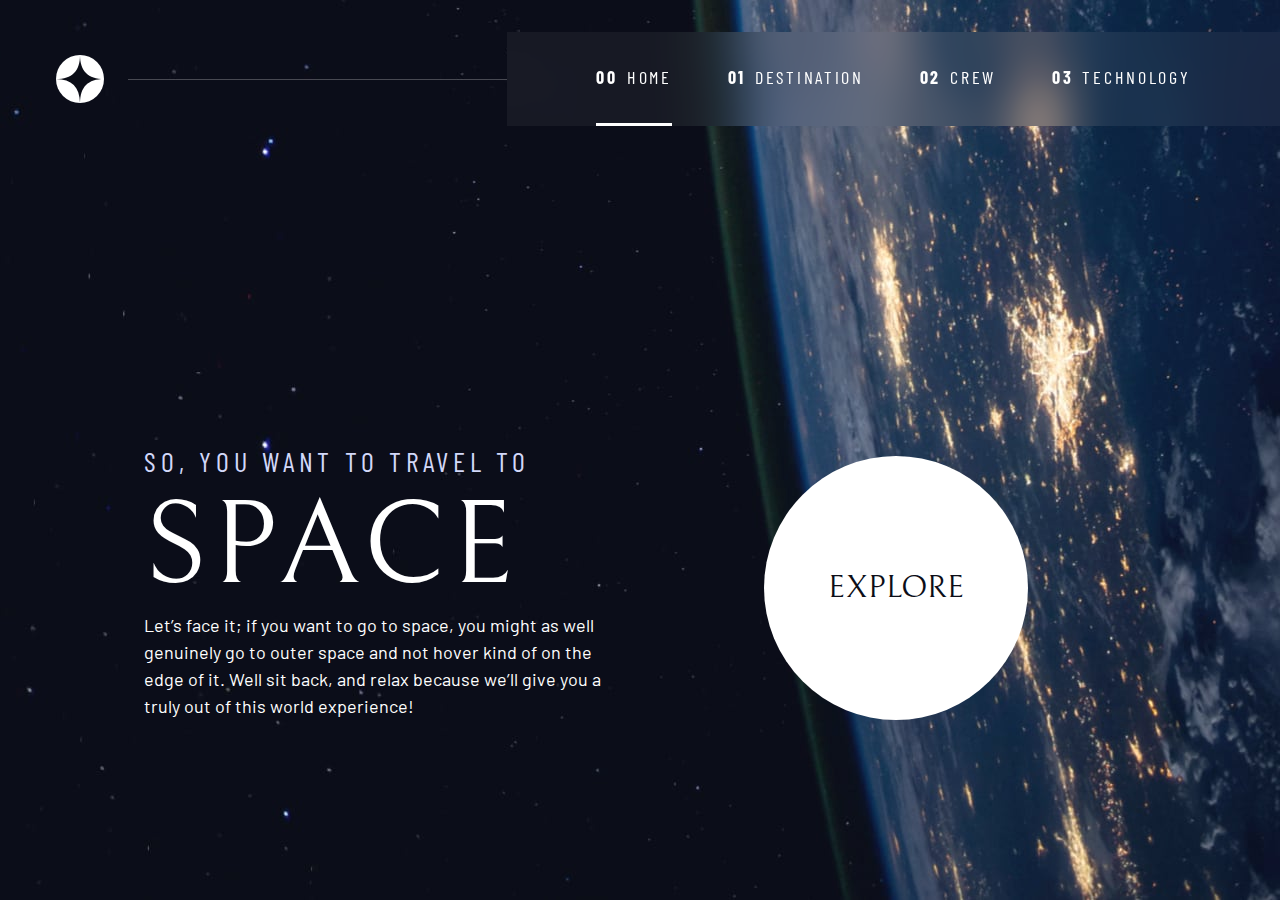
<file: index.html>
<!DOCTYPE html>
<html lang="en">
  <head>
    <meta charset="UTF-8" />
    <meta name="viewport" content="width=device-width, initial-scale=1.0" />

    <link
      rel="icon"
      type="image/png"
      sizes="32x32"
      href="./assets/favicon-32x32.png"
    />
    <!-- Google fonts -->
    <link rel="preconnect" href="https://fonts.googleapis.com" />
    <link rel="preconnect" href="https://fonts.gstatic.com" crossorigin />
    <link
      href="https://fonts.googleapis.com/css2?family=Barlow+Condensed:wght@400;700&family=Bellefair&family=Barlow:wght@400;700&display=swap"
      rel="stylesheet"
    />

    <!-- Our custom CSS  -->
    <link rel="stylesheet" href="index.css" />
    <title>Frontend Mentor | Space tourism website</title>
    <script src="navigation.js" defer></script>

  </head>
  <body class="home">
    <a href="#main" class=" skip-to-content">Skip a content</a>
    <header class="primary-header flex">
      <div>
        <img
          src="./assets/shared/logo.svg"
          alt="space tourism logo"
          class="logo"
        />
      </div>
      <button class="mobile-nav-toggle" aria-controls="primary-navigation"><span class="sr-only" aria-expanded="false">Menu</span></button>
      <nav>
        <ul id="primary-navigation" data-visible="false" class="primary-navigation underline-indicators flex">
          <li class="active">
            <a
              class="ff-sans-cond uppercase text-white letter-spacing-2"
              href="index.html"
              ><span aria-hidden="true">00</span>Home</a
            >
          </li>
          <li>
            <a
              class="ff-sans-cond uppercase text-white letter-spacing-2"
              href="destination.html"
              ><span aria-hidden="true">01</span>Destination</a
            >
          </li>
          <li>
            <a
              class="ff-sans-cond uppercase text-white letter-spacing-2"
              href="crew.html"
              ><span aria-hidden="true">02</span>Crew</a
            >
          </li>
          <li>
            <a
              class="ff-sans-cond uppercase text-white letter-spacing-2"
              href="technology.html"
              ><span aria-hidden="true">03</span>Technology</a
            >
          </li>
        </ul>
      </nav>
    </header>


    <main id="main" class="grid-container grid-container--home">
      <div>
        <h1 class="text-accent fs-500 ff-sans-cond uppercase letter-spacing-1">
          So, you want to travel to
          <span class="d-block fs-900 ff-serif text-white"> Space </span>
        </h1>
        <p>
          Let’s face it; if you want to go to space, you might as well genuinely
          go to outer space and not hover kind of on the edge of it. Well sit
          back, and relax because we’ll give you a truly out of this world
          experience!
        </p>
      </div>
      <div
        style="
          display: flex;
          justify-content: flex-end;
          align-items: flex-start;
        "
      >
        <a href="#" class="large-button uppercase ff-serif bg-white text-dark"
          >Explore</a
        >
      </div>
    </main>

  </body>
</html>
</file>
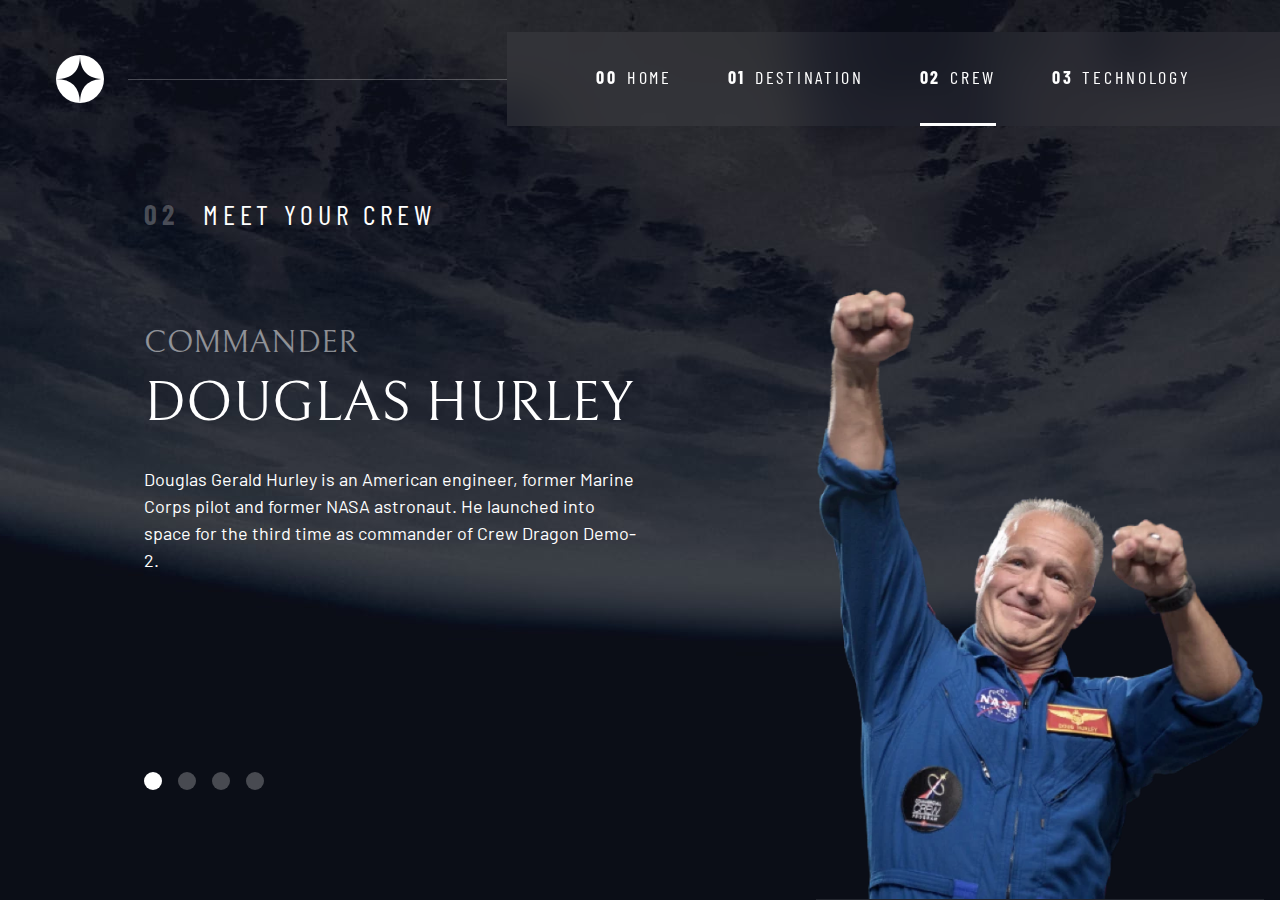
<file: crew.html>
<!DOCTYPE html>
<html lang="en">
  <head>
    <meta charset="UTF-8" />
    <meta name="viewport" content="width=device-width, initial-scale=1.0" />

    <link
      rel="icon"
      type="image/png"
      sizes="32x32"
      href="./assets/favicon-32x32.png"
    />
    <!-- Google fonts -->
    <link rel="preconnect" href="https://fonts.googleapis.com" />
    <link rel="preconnect" href="https://fonts.gstatic.com" crossorigin />
    <link
      href="https://fonts.googleapis.com/css2?family=Barlow+Condensed:wght@400;700&family=Bellefair&family=Barlow:wght@400;700&display=swap"
      rel="stylesheet"
    />

    <!-- Our custom CSS  -->
    <link rel="stylesheet" href="index.css" />
    <title>Frontend Mentor | Space tourism website</title>
    <script src="navigation.js" defer></script>
    <script src="tabs.js" defer></script>

  </head>
  <body class="crew">
    <a href="#main" class="skip-to-content">Skip a content</a>
    <header class="primary-header flex">
      <div>
        <img
          src="./assets/shared/logo.svg"
          alt="space tourism logo"
          class="logo"
        />
      </div>
      <button class="mobile-nav-toggle" aria-controls="primary-navigation">
        <span class="sr-only" aria-expanded="false">Menu</span>
      </button>
      <nav>
        <ul
          id="primary-navigation"
          data-visible="false"
          class="primary-navigation underline-indicators flex"
        >
          <li >
            <a
              class="ff-sans-cond uppercase text-white letter-spacing-2"
              href="index.html"
              ><span aria-hidden="true">00</span>Home</a
            >
          </li>
          <li>
            <a
              class="ff-sans-cond uppercase text-white letter-spacing-2"
              href="destination.html"
              ><span aria-hidden="true">01</span>Destination</a
            >
          </li>
          <li class="active">
            <a
              class="ff-sans-cond uppercase text-white letter-spacing-2"
              href="crew.html"
              ><span aria-hidden="true">02</span>Crew</a
            >
          </li>
          <li>
            <a
              class="ff-sans-cond uppercase text-white letter-spacing-2"
              href="technology.html"
              ><span aria-hidden="true">03</span>Technology</a
            >
          </li>
        </ul>
      </nav>
    </header>

    <main id="main" class="grid-container grid-container--crew flow">
      <h1 class="numbered-title">
        <span aria-hidden="true">02</span> Meet your crew
      </h1>
      <div class="dot-indicators flex" role="tablist" aria-label="crew member list">
        <button aria-selected="true" aria-controls="commander-tab" role="tab" data-image="commandar-image" tabindex="0">
          <span class="sr-only">The commander</span>
        </button>
        <button aria-selected="false" aria-controls="mission-tab" role="tab" data-image="mission-image" tabindex="-1">
          <span class="sr-only">The mission specialist</span>
        </button>
        <button aria-selected="false" aria-controls="pilot-tab" role="tab" data-image="pilot-image" tabindex="-1">
          <span class="sr-only">The pilot</span>
        </button>
        <button aria-selected="false" aria-controls="crew-tab" role="tab" data-image="crew-image" tabindex="-1">
          <span class="sr-only">The crew engineer</span>
        </button>
      </div>
      <!-- Commandar  -->
      <article class="crew-details flow" id="commander-tab" role="tabpanel" tabindex="0">
        <header class="flow flow--space-small">
          <h2 class="fs-600 ff-serif uppercase">Commander</h2>
          <p class="fs-700 uppercase ff-serif">Douglas Hurley</p>
        </header>
        <p>
          Douglas Gerald Hurley is an American engineer, former Marine Corps
          pilot and former NASA astronaut. He launched into space for the third
          time as commander of Crew Dragon Demo-2.
        </p>
      </article>
      <!-- Mission -->
      <article hidden class="crew-details flow" id="mission-tab" role="tabpanel" tabIndex="0">
        <header class="flow flow--space-small">
          <h2 class="fs-600 ff-serif uppercase"> Mission Specialist</h2>
          <p class="fs-700 uppercase ff-serif">  Mark Shuttleworth </p>
        </header>
        <p>
          Mark Richard Shuttleworth is the founder and CEO of Canonical, the company behind 
          the Linux-based Ubuntu operating system. Shuttleworth became the first South 
          African to travel to space as a space tourist.
        </p>
      </article>
      <!-- Pilot  -->
      <article hidden class="crew-details flow" id="pilot-tab" role="tabpanel" tabIndex="0">
        <header class="flow flow--space-small">
          <h2 class="fs-600 ff-serif uppercase"> Pilot</h2>
          <p class="fs-700 uppercase ff-serif">  Victor Glover </p>
        </header>
        <p>
          Pilot on the first operational flight of the SpaceX Crew Dragon to the 
          International Space Station. Glover is a commander in the U.S. Navy where 
          he pilots an F/A-18.He was a crew member of Expedition 64, and served as a 
          station systems flight engineer.
        </p>
      </article>
      <!-- crew  -->
      <article hidden class="crew-details flow" id="crew-tab" role="tabpanel" tabIndex="0">
        <header class="flow flow--space-small">
          <h2 class="fs-600 ff-serif uppercase">  Flight Engineer</h2>
          <p class="fs-700 uppercase ff-serif">  Anousheh Ansari </p>
        </header>
        <p>
          Anousheh Ansari is an Iranian American engineer and co-founder of Prodea Systems. 
          Ansari was the fourth self-funded space tourist, the first self-funded woman to 
          fly to the ISS, and the first Iranian in space. 
        </p>
      </article>
      <picture id="commandar-image">
        <source
          srcset="assets/crew/image-douglas-hurley.webp"
          type="image/webp"
        />
        <img src="assets/crew/image-douglas-hurley.png" alt="Douglas Hurley" />
      </picture>
      <!-- <picture hidden id="mission-image">
        <source
          srcset="assets/crew/image-mark-shuttleworth.webp"
          type="image/webp"
        />
        <img src="assets/crew/image-mark-shuttleworth.png" alt="Douglas Hurley" />
      </picture>
      <picture hidden id="pilot-image">
        <source
          srcset="assets/crew/image-victor-glover.webp"
          type="image/webp"
        />
        <img src="assets/crew/image-victor-glover.png" alt="Douglas Hurley" />
      </picture>
      <picture hidden id="crew-image">
        <source
          srcset="assets/crew/image-anousheh-ansari.webp"
          type="image/webp"
        />
        <img src="assets/crew/image-anousheh-ansari.png" alt="Douglas Hurley" />
      </picture> -->
    </main>
  </body>
</html>
</file>
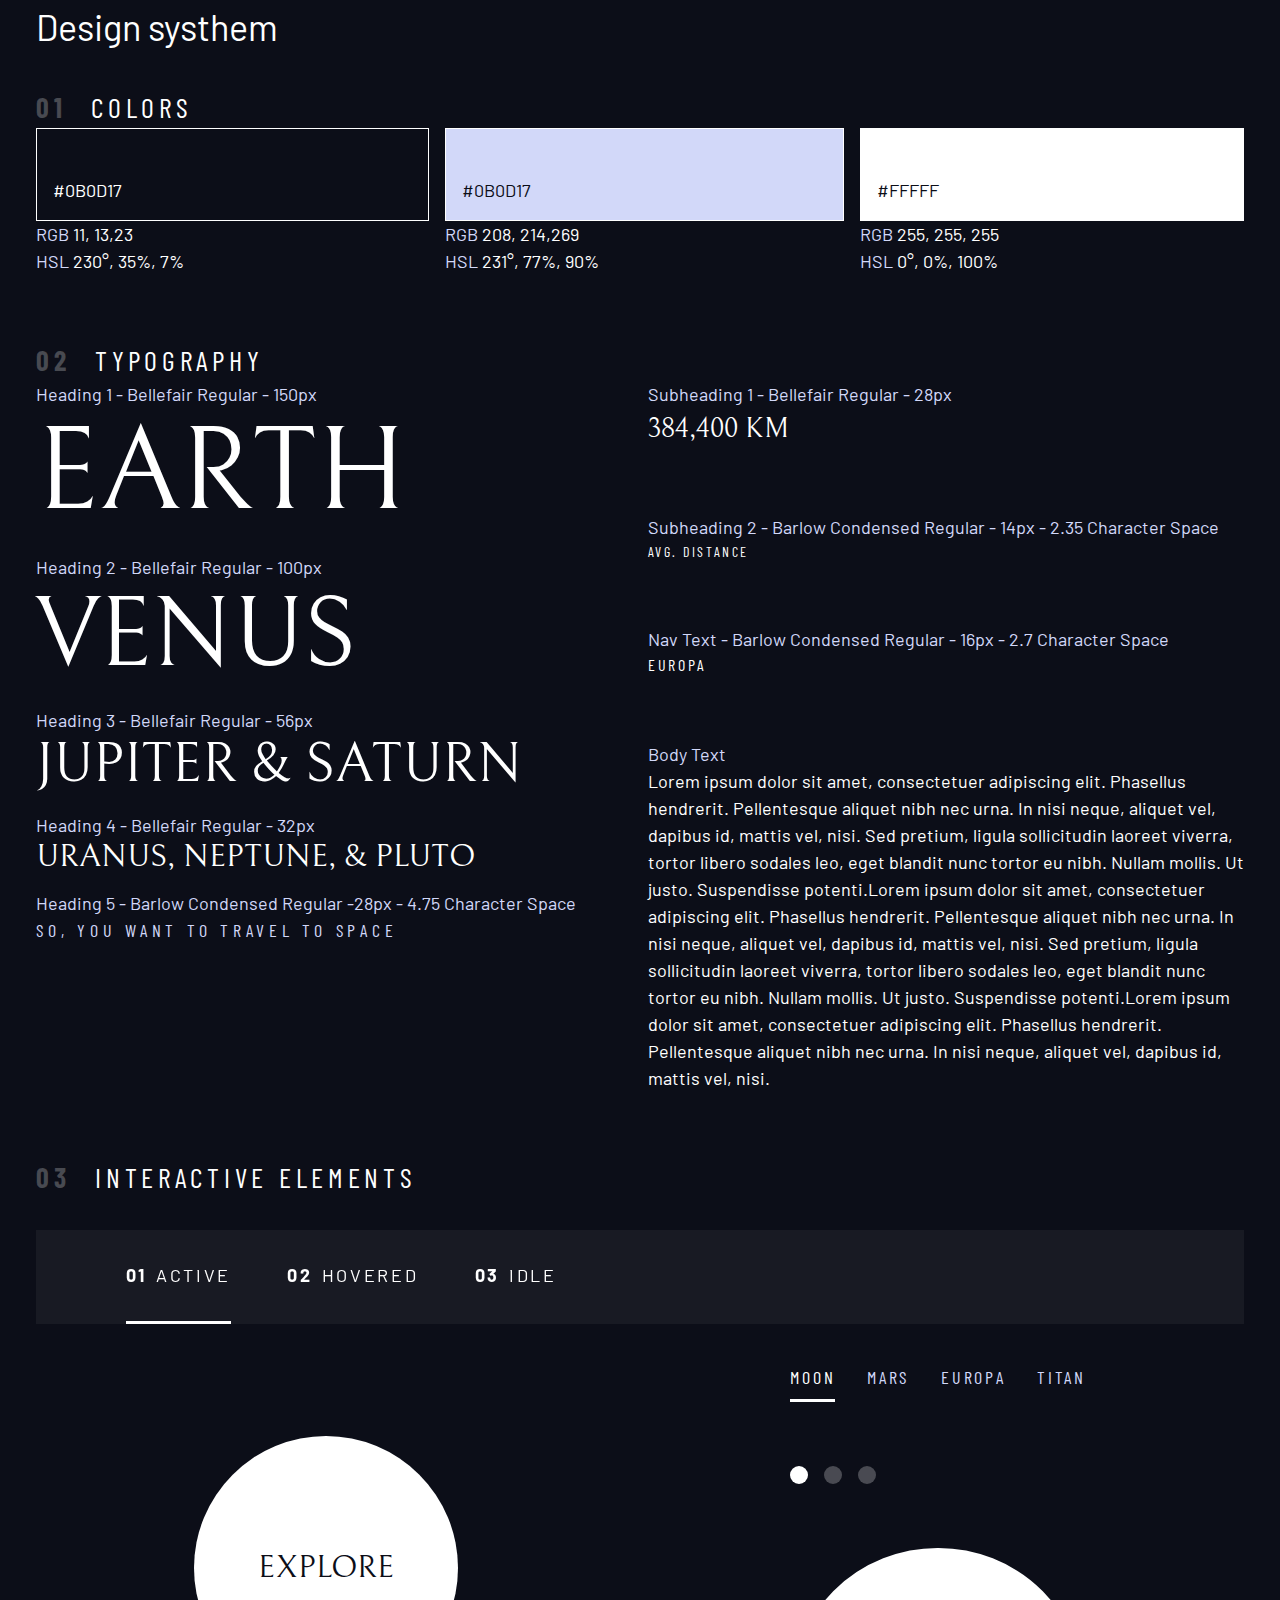
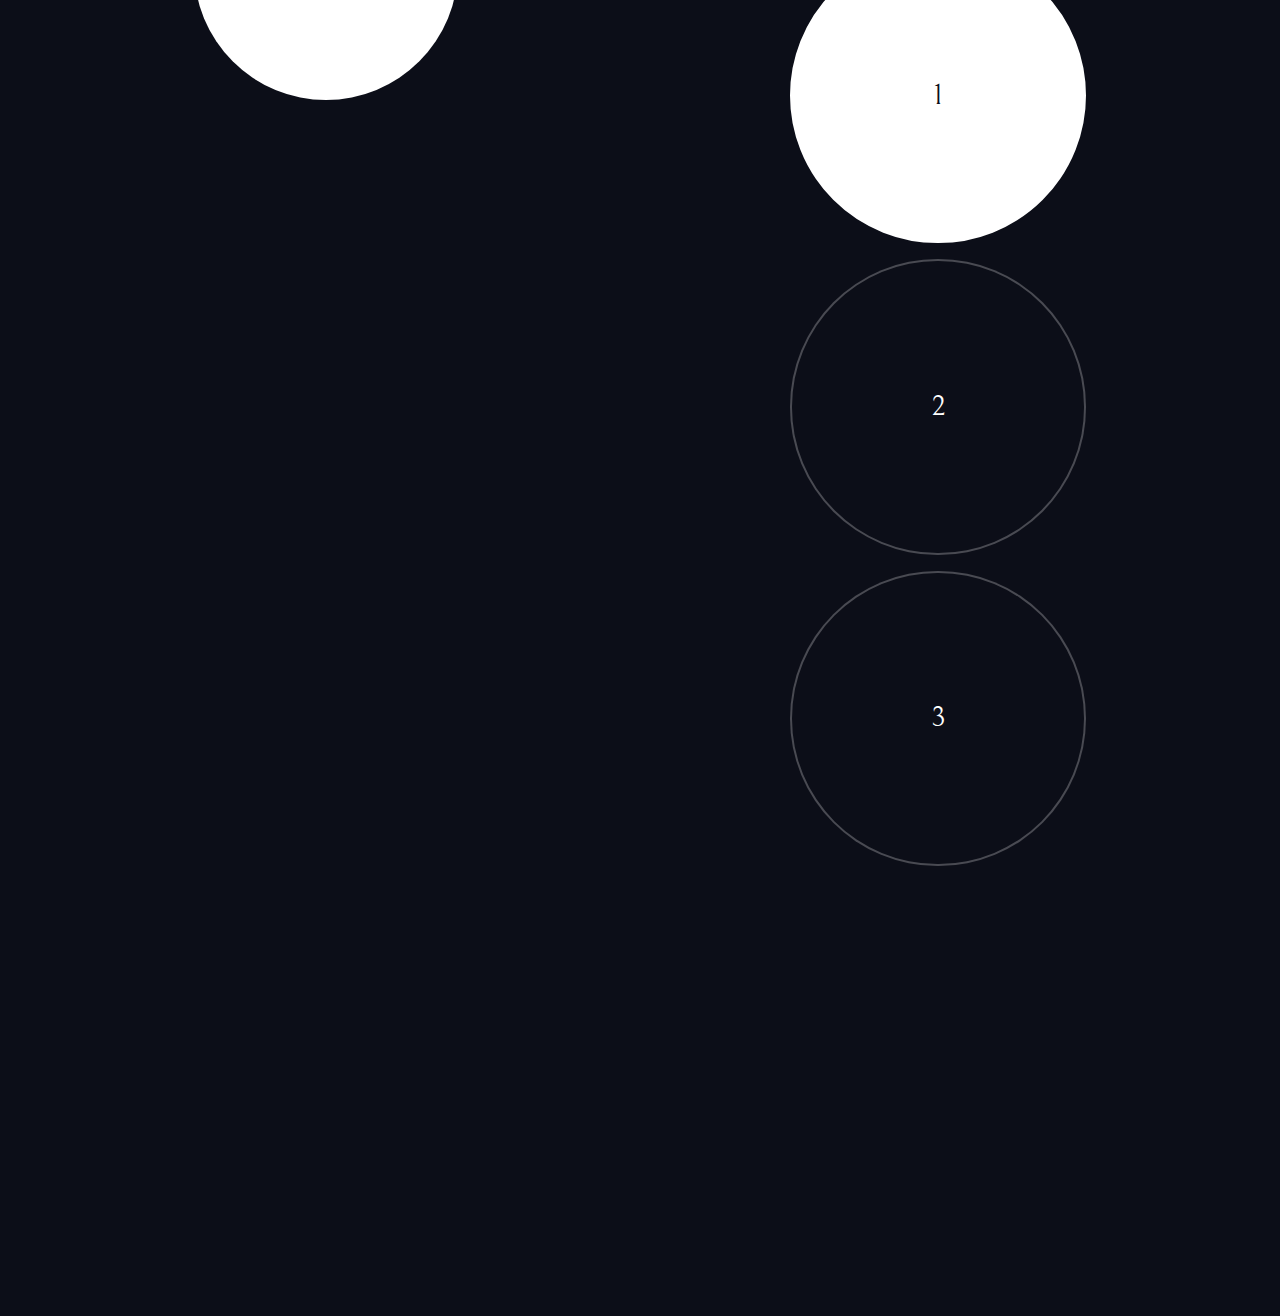
<file: design-system.html>
<html>
  <head>
    <title>Design system</title>

    <!-- Google fonts -->
    <link rel="preconnect" href="https://fonts.googleapis.com" />
    <link rel="preconnect" href="https://fonts.gstatic.com" crossorigin />
    <link
      href="https://fonts.googleapis.com/css2?family=Barlow+Condensed:wght@400;700&family=Bellefair&family=Barlow:wght@400;700&display=swap"
      rel="stylesheet"
    />

    <link rel="stylesheet" href="index.css" />
  </head>
  <body>
    <div class="container">
      <h1>Design systhem</h1>

      <section id="colors">
        <h2 class="numbered-title"><span>01</span> colors</h2>
        <div class="flex">
          <div style="flex-grow: 1">
            <div
              class="bg-dark text-white"
              style="padding: 3rem 1rem 1rem; border: 1px solid white"
            >
              #0B0D17
            </div>
            <p><span class="text-accent">RGB</span> 11, 13,23</p>
            <p><span class="text-accent">HSL</span> 230°, 35%, 7%</p>
          </div>
          <div style="flex-grow: 1">
            <div
              class="bg-accent text-dark"
              style="padding: 3rem 1rem 1rem; border: 1px solid white"
            >
              #0B0D17
            </div>
            <p><span class="text-accent">RGB</span> 208, 214,269</p>
            <p><span class="text-accent">HSL</span> 231°, 77%, 90%</p>
          </div>
          <div style="flex-grow: 1">
            <div
              class="bg-white text-dark"
              style="padding: 3rem 1rem 1rem; border: 1px solid white"
            >
              #FFFFF
            </div>
            <p><span class="text-accent">RGB</span> 255, 255, 255</p>
            <p><span class="text-accent">HSL</span> 0°, 0%, 100%</p>
          </div>
        </div>
      </section>
      <section id="typography" style="margin: 4rem 0">
        <h2 class="numbered-title"><span>02</span> Typography</h2>
        <div class="flex">
          <div class="flow" style="flex-basis: 100%">
            <div>
              <p class="text-accent">Heading 1 - Bellefair Regular - 150px</p>
              <p class="fs-900 ff-serif uppercase">Earth</p>
            </div>
            <div>
              <p class="text-accent">Heading 2 - Bellefair Regular - 100px</p>
              <p class="fs-800 ff-serif uppercase">Venus</p>
            </div>
            <div>
              <p class="text-accent">Heading 3 - Bellefair Regular - 56px</p>
              <p class="fs-700 ff-serif uppercase">Jupiter & Saturn</p>
            </div>
            <div>
              <p class="text-accent">Heading 4 - Bellefair Regular - 32px</p>
              <p class="fs-600 ff-serif uppercase">Uranus, Neptune, & Pluto</p>
            </div>
            <div>
              <p class="text-accent">
                Heading 5 - Barlow Condensed Regular -28px - 4.75 Character
                Space
              </p>
              <p class="text-accent ff-sans-cond uppercase letter-spacing-1">
                So, you want to Travel to space
              </p>
            </div>
          </div>
          <div class="flow" style="flex-basis: 100%; --flow-space: 4rem">
            <div>
              <p class="text-accent">Subheading 1 - Bellefair Regular - 28px</p>
              <p class="fs-500 ff-serif uppercase">384,400 km</p>
            </div>
            <div>
              <p class="text-accent">
                Subheading 2 - Barlow Condensed Regular - 14px - 2.35 Character
                Space
              </p>
              <p class="fs-200 uppercase ff-sans-cond letter-spacing-3">
                Avg. Distance
              </p>
            </div>
            <div>
              <p class="text-accent">
                Nav Text - Barlow Condensed Regular - 16px - 2.7 Character Space
              </p>
              <p class="fs-300 uppercase ff-sans-cond letter-spacing-2">
                Europa
              </p>
            </div>
            <div>
              <p class="text-accent">Body Text</p>
              <p>
                Lorem ipsum dolor sit amet, consectetuer adipiscing elit.
                Phasellus hendrerit. Pellentesque aliquet nibh nec urna. In nisi
                neque, aliquet vel, dapibus id, mattis vel, nisi. Sed pretium,
                ligula sollicitudin laoreet viverra, tortor libero sodales leo,
                eget blandit nunc tortor eu nibh. Nullam mollis. Ut justo.
                Suspendisse potenti.Lorem ipsum dolor sit amet, consectetuer
                adipiscing elit. Phasellus hendrerit. Pellentesque aliquet nibh
                nec urna. In nisi neque, aliquet vel, dapibus id, mattis vel,
                nisi. Sed pretium, ligula sollicitudin laoreet viverra, tortor
                libero sodales leo, eget blandit nunc tortor eu nibh. Nullam
                mollis. Ut justo. Suspendisse potenti.Lorem ipsum dolor sit
                amet, consectetuer adipiscing elit. Phasellus hendrerit.
                Pellentesque aliquet nibh nec urna. In nisi neque, aliquet vel,
                dapibus id, mattis vel, nisi.
              </p>
            </div>
          </div>
        </div>
      </section>
      <section class="flow" id="interactive-elements">
        <h2 class="numbered-title"><span>03</span> Interactive Elements</h2>

        <!-- navigation  -->
        <div>
          <nav>
            <ul class="primary-navigation underline-indicators flex">
              <li class="active">
                <a class="uppercase text-white letter-spacing-2" href="#"
                  ><span>01</span>Active</a
                >
              </li>
              <li>
                <a class="uppercase text-white letter-spacing-2" href="#"
                  ><span>02</span>Hovered</a
                >
              </li>
              <li>
                <a class="uppercase text-white letter-spacing-2" href="#"
                  ><span>03</span>Idle</a
                >
              </li>
            </ul>
          </nav>
        </div>
        <div class="flex" style="justify-content: space-around">
          <div style="margin-top: 5rem">
            <!-- explore button  -->
            <a
              href="#"
              class="large-button uppercase ff-serif fs-600 bg-white text-dark"
              >Explore</a
            >
          </div>
          <div class="flow" style="margin-bottom: 50vh; --flow-space: 4rem">
            <!-- Tabs  -->

            <div
              class="tab-list underline-indicators flex"
              role="tablist"
              aria-label="destination"
            >
              <button
                aria-selected="true"
                role="tab"
                aria-controls="moon-tab"
                tabindex="0"
                class="uppercase ff-sans-cond text-accent letter-spacing-2"
              >
                Moon
              </button>
              <button
                aria-selected="false"
                role="tab"
                aria-controls="mars-tab"
                tabindex="-1"
                class="uppercase ff-sans-cond text-accent letter-spacing-2"
              >
                Mars
              </button>
              <button
                aria-selected="false"
                role="tab"
                aria-controls="europa-tab"
                tabindex="-1"
                class="uppercase ff-sans-cond text-accent letter-spacing-2"
              >
                Europa
              </button>
              <button
                aria-selected="false"
                role="tab"
                aria-controls="titan-tab"
                tabindex="-1"
                class="uppercase ff-sans-cond text-accent letter-spacing-2"
              >
                Titan
              </button>
            </div>
            <!-- Dots  -->
            <div class="dot-indicators flex">
              <button aria-selected="true">
                <span class="sr-only"> Slide title </span>
              </button>
              <button aria-selected="false">
                <span class="sr-only"> Slide title </span>
              </button>
              <button aria-selected="false">
                <span class="sr-only"> Slide title </span>
              </button>
            </div>
            <!-- Numbers  -->
            <div
              class="numbered-indicators flow"
              style="margin-top: 4rem; --flow-space: 1rem"
            >
              <button
                aria-selected="true"
                class="ff-serif fs-500 bg-dark text-white"
              >
                <span class=""> 1 </span>
              </button>
              <button
                aria-selected="false"
                class="ff-serif fs-500 bg-dark text-white"
              >
                <span class=""> 2 </span>
              </button>
              <button
                aria-selected="false"
                class="ff-serif fs-500 bg-dark text-white"
              >
                <span class=""> 3 </span>
              </button>
            </div>
          </div>
        </div>
      </section>
    </div>

    <script src="index.js"></script>
  </body>
</html>
</file>
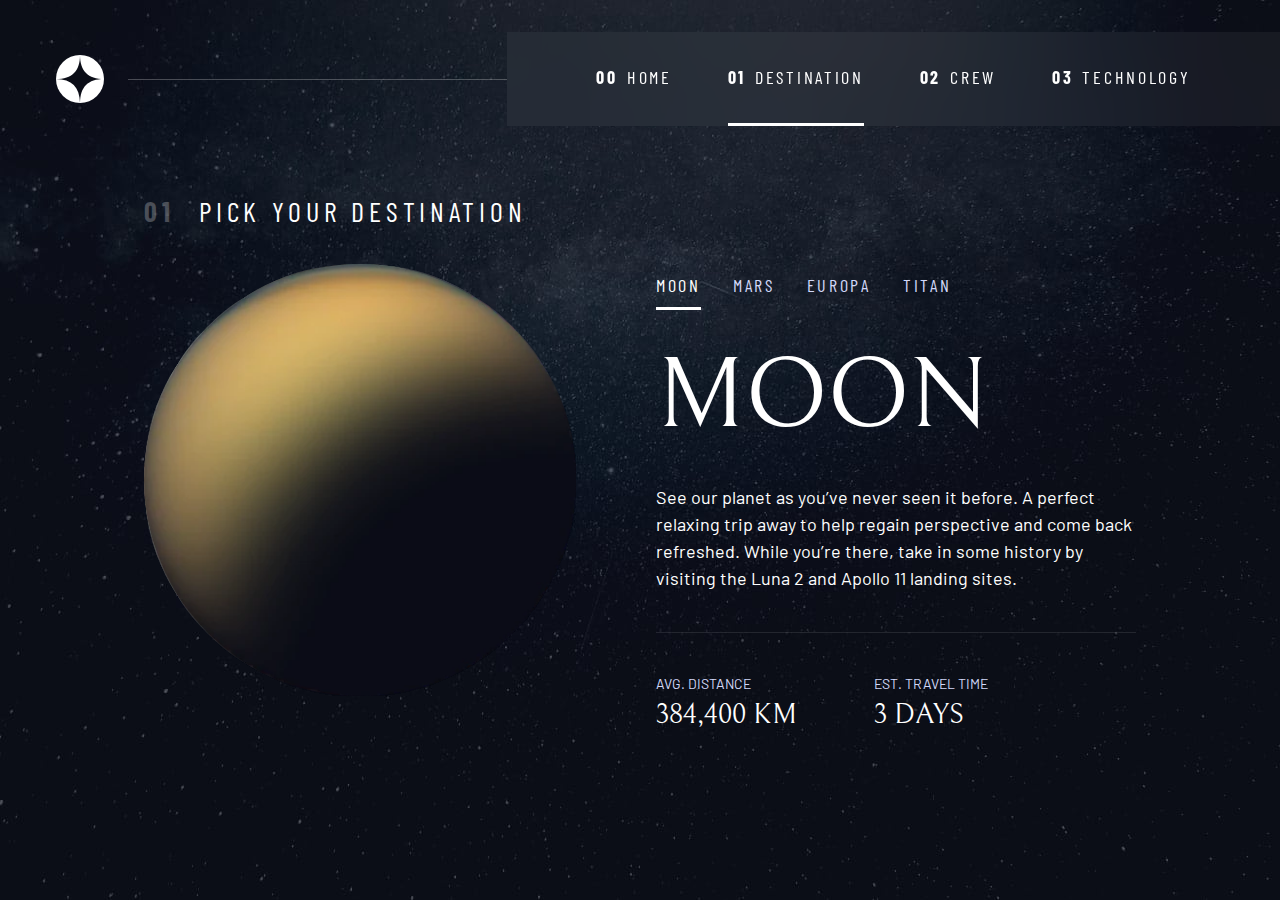
<file: destination.html>
<!DOCTYPE html>
<html lang="en">
  <head>
    <meta charset="UTF-8" />
    <meta name="viewport" content="width=device-width, initial-scale=1.0" />

    <link
      rel="icon"
      type="image/png"
      sizes="32x32"
      href="./assets/favicon-32x32.png"
    />
    <!-- Google fonts -->
    <link rel="preconnect" href="https://fonts.googleapis.com" />
    <link rel="preconnect" href="https://fonts.gstatic.com" crossorigin />
    <link
      href="https://fonts.googleapis.com/css2?family=Barlow+Condensed:wght@400;700&family=Bellefair&family=Barlow:wght@400;700&display=swap"
      rel="stylesheet"
    />

    <!-- Our custom CSS  -->
    <link rel="stylesheet" href="index.css" />
    <title>Frontend Mentor | Space tourism website</title>
    <script src="navigation.js" defer></script>
    <script src="tabs.js" defer></script>

  </head>
  <body class="destination">
    <a href="#main" class="skip-to-content">Skip a content</a>
    <header class="primary-header flex">
      <div>
        <img
          src="./assets/shared/logo.svg"
          alt="space tourism logo"
          class="logo"
        />
      </div>
      <button class="mobile-nav-toggle" aria-controls="primary-navigation">
        <span class="sr-only" aria-expanded="false">Menu</span>
      </button>
      <nav>
        <ul
          id="primary-navigation"
          data-visible="false"
          class="primary-navigation underline-indicators flex"
        >
          <li >
            <a
              class="ff-sans-cond uppercase text-white letter-spacing-2"
              href="index.html"
              ><span aria-hidden="true">00</span>Home</a
            >
          </li>
          <li class="active">
            <a
              class="ff-sans-cond uppercase text-white letter-spacing-2"
              href="destination.html"
              ><span aria-hidden="true">01</span>Destination</a
            >
          </li>
          <li>
            <a
              class="ff-sans-cond uppercase text-white letter-spacing-2"
              href="crew.html"
              ><span aria-hidden="true">02</span>Crew</a
            >
          </li>
          <li>
            <a
              class="ff-sans-cond uppercase text-white letter-spacing-2"
              href="technology.html"
              ><span aria-hidden="true">03</span>Technology</a
            >
          </li>
        </ul>
      </nav>
    </header>

    <main id="main" class="grid-container grid-container--destination flow">
      <h1 class="numbered-title">
        <span aria-hidden="true">01</span> Pick your destination
      </h1>
      <picture  id="moon-image">
        <source srcset="assets/destination/image-moon.webp" type="image/webp">
        <img src="assets/destination/image-moon.png" alt="the moon">
      </picture>
      <picture  id="mars-image" hidden >
        <source srcset="assets/destination/image-mars.webp" type="image/webp">
        <img src="assets/destination/image-mars.png" alt="the planet mars">
      </picture>
      <picture  id="europa-image" hidden >
        <source srcset="assets/destination/image-europa.webp" type="image/webp">
        <img src="assets/destination/image-europa.png" alt="the planet europa">
      </picture>
      <picture  id="titan-image" hidden >
        <source srcset="assets/destination/image-titan.webp" type="image/webp">
        <img src="assets/destination/image-titan.png" alt="the moon titan">
      </picture>
      

      <div class="tab-list underline-indicators flex" role="tablist" aria-label="destination">
        <button
          aria-selected="true"
          role="tab"
          aria-controls="moon-tab"
          data-image="moon-image"
          tabIndex="0"
          class="uppercase ff-sans-cond text-accent  letter-spacing-2"
        >
          Moon
        </button>
        <button
          aria-selected="false"
          role="tab"
          aria-controls="mars-tab"
          data-image="mars-image"
          tabIndex="-1"
          class="uppercase ff-sans-cond text-accent  letter-spacing-2"
        >
          Mars
        </button>
        <button
          aria-selected="false"
          role="tab"
          aria-controls="europa-tab"
          data-image="europa-image"
          tabIndex="-1"
          class="uppercase ff-sans-cond text-accent  letter-spacing-2"
        >
          Europa
        </button>
        <button
          aria-selected="false"
          role="tab"
          aria-controls="titan-tab"
          data-image="titan-image"
          tabIndex="-1"
          class="uppercase ff-sans-cond text-accent  letter-spacing-2"
        >
          Titan
        </button>
      </div>
      <!-- Moon  -->
      <article id="moon-tab" class="destination-info flow" role="tabpanel">
        <h2 class="fs-800 ff-serif uppercase">Moon</h2>
        <p>
          See our planet as you’ve never seen it before. A perfect relaxing trip
          away to help regain perspective and come back refreshed. While you’re
          there, take in some history by visiting the Luna 2 and Apollo 11
          landing sites.
        </p>
        <div class="destination-meta flex">
          <div>
            <h3 class="text-accent fs-200 uppercase">Avg. distance</h3>
            <p class=" ff-serif uppercase">384,400 km</p>
          </div>
          <div>
            <h3 class="text-accent fs-200 uppercase">Est. travel time</h3>
            <p class=" ff-serif uppercase">3 days</p>
          </div>
        </div>
      </article>
      <!-- Mars  -->
      <article id="mars-tab" hidden class="destination-info flow" role="tabpanel">
        <h2 class="fs-800 ff-serif uppercase">  Mars</h2>
        <p>
          Don’t forget to pack your hiking boots. You’ll need them to tackle Olympus Mons, 
          the tallest planetary mountain in our solar system. It’s two and a half times 
          the size of Everest!
        </p>
        <div class="destination-meta flex">
          <div>
            <h3 class="text-accent fs-200 uppercase">Avg. distance</h3>
            <p class=" ff-serif uppercase">225 mil. km</p>
          </div>
          <div>
            <h3 class="text-accent fs-200 uppercase">Est. travel time</h3>
            <p class=" ff-serif uppercase">  9 months</p>
          </div>
        </div>
      </article>
      <!-- Europa  -->
      <article id="europa-tab" hidden class="destination-info flow" role="tabpanel">
        <h2 class="fs-800 ff-serif uppercase">
          Europa</h2>
        <p>
          The smallest of the four Galilean moons orbiting Jupiter, Europa is a 
          winter lover’s dream. With an icy surface, it’s perfect for a bit of 
          ice skating, curling, hockey, or simple relaxation in your snug 
          wintery cabin.
        </p>
        <div class="destination-meta flex">
          <div>
            <h3 class="text-accent fs-200 uppercase">Avg. distance</h3>
            <p class=" ff-serif uppercase">628 mil. km</p>
          </div>
          <div>
            <h3 class="text-accent fs-200 uppercase">Est. travel time</h3>
            <p class=" ff-serif uppercase">3 years</p>
          </div>
        </div>
      </article>
      <!-- Titan  -->
      <article id="titan-tab" hidden class="destination-info flow" role="tabpanel">
        <h2 class="fs-800 ff-serif uppercase">Titan</h2>
        <p>
         
  The only moon known to have a dense atmosphere other than Earth, Titan 
  is a home away from home (just a few hundred degrees colder!). As a 
  bonus, you get striking views of the Rings of Saturn.

        </p>
        <div class="destination-meta flex">
          <div>
            <h3 class="text-accent fs-200 uppercase">Avg. distance</h3>
            <p class=" ff-serif uppercase">1.6 bil. km</p>
          </div>
          <div>
            <h3 class="text-accent fs-200 uppercase">Est. travel time</h3>
            <p class=" ff-serif uppercase">7 years</p>
          </div>
        </div>
      </article>
    </main>
  </body>
</html>
</file>
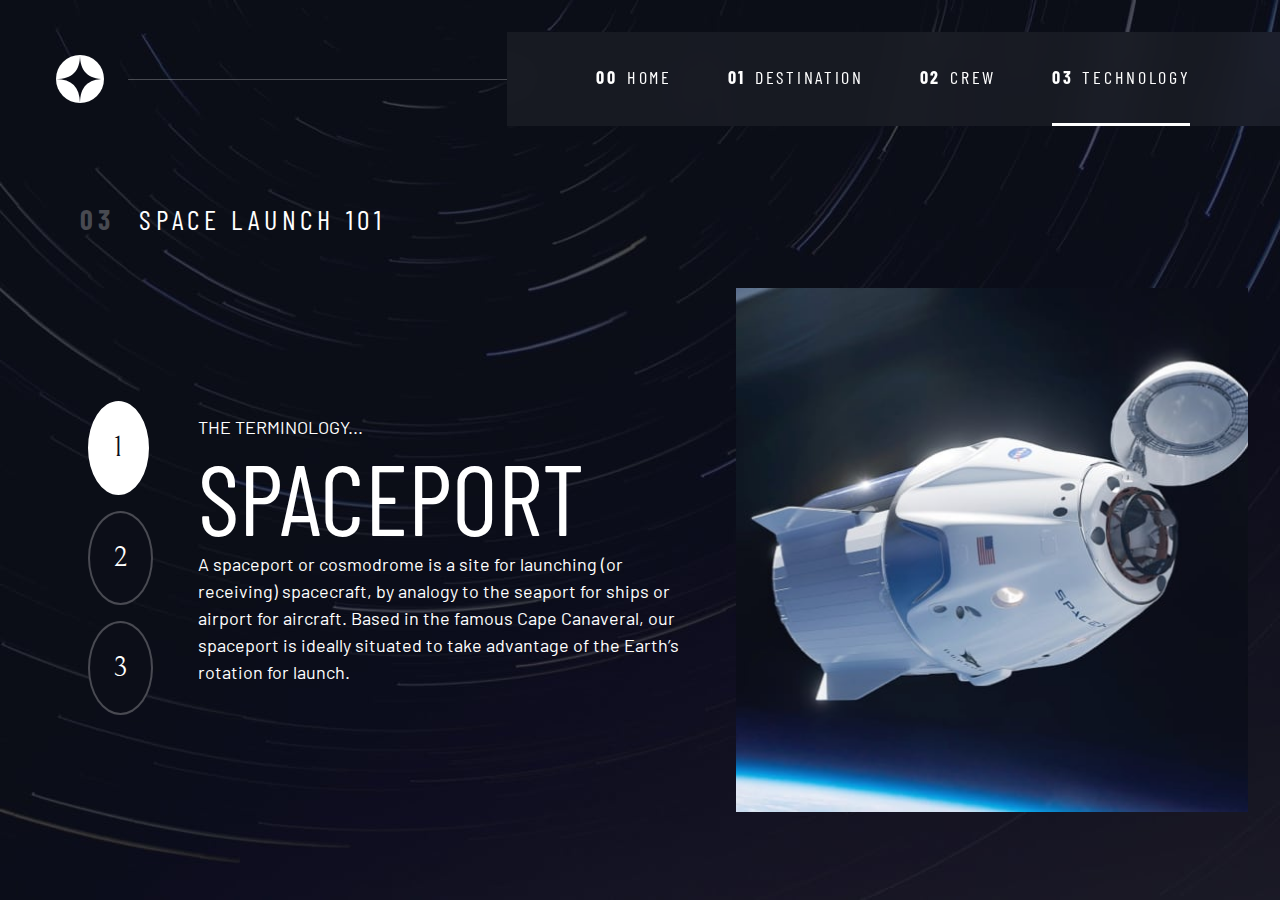
<file: technology.html>
<!DOCTYPE html>
<html lang="en">
  <head>
    <meta charset="UTF-8" />
    <meta name="viewport" content="width=device-width, initial-scale=1.0" />

    <link
      rel="icon"
      type="image/png"
      sizes="32x32"
      href="./assets/favicon-32x32.png"
    />
    <!-- Google fonts -->
    <link rel="preconnect" href="https://fonts.googleapis.com" />
    <link rel="preconnect" href="https://fonts.gstatic.com" crossorigin />
    <link
      href="https://fonts.googleapis.com/css2?family=Barlow+Condensed:wght@400;700&family=Bellefair&family=Barlow:wght@400;700&display=swap"
      rel="stylesheet"
    />

    <!-- Our custom CSS  -->
    <link rel="stylesheet" href="index.css" />
    <title>Frontend Mentor | Space tourism website</title>
    <script src="navigation.js" defer></script>
    <script src="tabs.js" defer></script>
  </head>
  <body class="technology">
    <a href="#main" class="skip-to-content">Skip a content</a>
    <header class="primary-header flex">
      <div>
        <img
          src="./assets/shared/logo.svg"
          alt="space tourism logo"
          class="logo"
        />
      </div>
      <button class="mobile-nav-toggle" aria-controls="primary-navigation">
        <span class="sr-only" aria-expanded="false">Menu</span>
      </button>
      <nav>
        <ul
          id="primary-navigation"
          data-visible="false"
          class="primary-navigation underline-indicators flex"
        >
          <li>
            <a
              class="ff-sans-cond uppercase text-white letter-spacing-2"
              href="index.html"
              ><span aria-hidden="true">00</span>Home</a
            >
          </li>
          <li>
            <a
              class="ff-sans-cond uppercase text-white letter-spacing-2"
              href="destination.html"
              ><span aria-hidden="true">01</span>Destination</a
            >
          </li>
          <li >
            <a
              class="ff-sans-cond uppercase text-white letter-spacing-2"
              href="crew.html"
              ><span aria-hidden="true">02</span>Crew</a
            >
          </li>
          <li  class="active">
            <a
              class="ff-sans-cond uppercase text-white letter-spacing-2"
              href="technology.html"
              ><span aria-hidden="true">03</span>Technology</a
            >
          </li>
        </ul>
      </nav>
    </header>
    <main id="main" class="grid-container grid-container--technology flow">
      <h1 class="numbered-title">
        <span aria-hidden="true">03</span> Space launch 101
      </h1>
      <!-- Spaceport -->

      <picture id="space-port-image">
        <source
          srcset="assets/technology/image-spaceport-portrait.jpg"
          type="image/jpg"
          media="(min-width: 45em)"
        />

        <img
          src="assets/technology/image-spaceport-landscape.jpg"
          alt="space-capsule"
        />
      </picture>
      <!-- Launch vehicle -->

      <picture hidden id="launch-vehicle-image">
        <source
          srcset="assets/technology/image-launch-vehicle-portrait.jpg"
          type="image/jpg"
          media="(min-width: 45em)"
        />

        <img
          src="assets/technology/image-launch-vehicle-landscape.jpg"
          alt="space-capsule"
        />
      </picture>
      <!-- Space capsule  -->

      <picture hidden id="space-capsule-image">
        <source
          srcset="assets/technology/image-space-capsule-portrait.jpg"
          type="image/jpg"
          media="(min-width: 45em)"
        />

        <img
          src="assets/technology/image-space-capsule-landscape.jpg"
          alt="space-capsule"
        />
      </picture>
      
      <div class="numbered-indicators flow grid" role="tablist" aria-label="technology list">
        <button
          aria-selected="true"
          aria-controls="space-port-tab"
          role="tab"
          data-image="space-port-image"
          tabindex="0"
          class="ff-serif fs-500 bg-dark text-white"
        >
        <span class="sr-only">Spaceport</span>

          <span class="" aria-hidden="true"> 1 </span>
        </button>
        <button
          aria-selected="false"
          aria-controls="launch-vehicle-tab"
          role="tab"
          data-image="launch-vehicle-image"
          tabindex="-1"
          class="ff-serif fs-500 bg-dark text-white"
        >
        
          <span class="sr-only">Launch vehicle</span>
          <span class="" aria-hidden="true"> 2 </span>
        </button>
        <button aria-selected="false"
        aria-controls="space-capsule-tab"
        role="tab"
        data-image="space-capsule-image"
        tabindex="-1"
        class="ff-serif fs-500 bg-dark text-white">
          <span class="sr-only">Space capsule</span>
          <span class="" aria-hidden="true"> 3 </span>
        </button>
      </div>

      <!-- Spaceport -->
      <article
        class="technology-details"
        id="space-port-tab"
        role="tabpanel"
        tabindex="0"
      >
        <p class="ff-sans-normal uppercase">The terminology...</p>
        <h1 class="ff-sans-cond uppercase fs-800">Spaceport</h1>

        <p>
          A spaceport or cosmodrome is a site for launching (or receiving)
          spacecraft, by analogy to the seaport for ships or airport for
          aircraft. Based in the famous Cape Canaveral, our spaceport is ideally
          situated to take advantage of the Earth’s rotation for launch.
        </p>
      </article>
      <!-- Launch vehicle -->
      <article
        hidden
        class="technology-details"
        id="launch-vehicle-tab"
        role="tabpanel"
        tabindex="0"
      >
        <p class="ff-sans-normal uppercase">The terminology...</p>
        <h1 class="ff-sans-cond uppercase fs-800">Launch vehicle</h1>

        <p>
          A launch vehicle or carrier rocket is a rocket-propelled vehicle used
          to carry a payload from Earth's surface to space, usually to Earth
          orbit or beyond. Our WEB-X carrier rocket is the most powerful in
          operation. Standing 150 metres tall, it's quite an awe-inspiring sight
          on the launch pad!
        </p>
      </article>

      <!-- Space capsule  -->
      <article
        hidden
        class="technology-details"
        id="space-capsule-tab"
        role="tabpanel"
        tabindex="0"
      >
        <p class="ff-sans-normal uppercase">The terminology...</p>
        <h1 class="ff-sans-cond uppercase fs-800">Space capsule</h1>

        <p>
          A space capsule is an often-crewed spacecraft that uses a blunt-body
          reentry capsule to reenter the Earth's atmosphere without wings. Our
          capsule is where you'll spend your time during the flight. It includes
          a space gym, cinema, and plenty of other activities to keep you
          entertained.
        </p>
      </article>
    </main>
  </body>
</html>
</file>
<file: index.css>
/* ------------------- */
/*  Custom properties  */
/* ------------------- */

:root {
  /* colors  */
  --clr-dark: 230 35% 7%;
  --clr-light: 231 77% 90%;
  --clr-white: 0 0% 100%;

  /* font-sizes */
  --fs-900: clamp(5rem, 8vw + 1rem, 9.375rem);
  --fs-800: 3.5rem;
  --fs-700: 1.5rem;
  --fs-600: 1rem;
  --fs-500: 1rem;
  --fs-400: 0.9375rem;
  --fs-300: 1rem;
  --fs-200: 0.875rem;

  /* font-families */
  --ff-serif: "Bellefair", serif;
  --ff-sans-cond: "Barlow Condensed", sans-serif;
  --ff-sans-normal: "Barlow", sans-serif;
}

@media (min-width: 35em) {
  :root {
    /* font-sizes */
    --fs-800: 5rem;
    --fs-700: 2.5rem;
    --fs-600: 1.5rem;
    --fs-500: 1.25rem;
    --fs-400: 1rem;
  }
}

@media (min-width: 45em) {
  :root {
    /* font-sizes  */
    --fs-800: 6.25rem;
    --fs-700: 3.5rem;
    --fs-600: 2rem;
    --fs-500: 1.75rem;
    --fs-400: 1.125rem;
  }
}

/* ------------------- */
/*      Reset          */
/* ------------------- */

/* https://piccalil.li/blog/a-modern-css-reset/ */

/* Box sizing */
*,
*::before,
*::after {
  box-sizing: border-box;
}

/* Reset margins  */
body,
h1,
h2,
h3,
h4,
h5,
p,
figure,
picture {
  margin: 0;
}

h1,
h2,
h3,
h4,
h5,
h6,
p {
  font-weight: 400;
}

/* set up the body  */

/* default line-height = 1.4 */
body {
  font-family: var(--ff-sans-normal);
  font-size: var(--fs-400);
  color: hsl(var(--clr-white));
  background-color: hsl(var(--clr-dark));
  line-height: 1.5;
  min-height: 100vh;

  display: grid;
  grid-template-rows: min-content 1fr;
  overflow-x: hidden;
}

/* make images easier to work with  */
img,
picture {
  max-width: 100%;
  display: block;
}

/* make forms elements easier to work with  */
input,
button,
textarea,
select {
  font: inherit;
}

/* remove animations for people who've turned them off  */
@media (prefers-reduced-motion: reduce) {
  *,
  *::before,
  *::after {
    animation-duration: 0.01ms !important;
    animation-iteration-count: 1 !important;
    transition-duration: 0, 01ms !important;
    scroll-behavior: auto !important;
  }
}

/* ------------------- */
/*   Utility classes   */
/* ------------------- */

/* general  */

.flex {
  display: flex;
  gap: var(--gap, 1rem);
}

.flex.even-columns > * {
  width: 100%;
  outline: 1px solid green;
}

.grid {
  display: grid;
  gap: var(--gap, 1rem);
}

.d-block {
  display: block;
}
.flow > * + * {
  margin-top: var(--flow-space, 1rem);
  /* outline : 1px solid red; */
}
.flow--space-small {
  --flow-space : 0.75rem;

}
.container {
  padding-inline: 2em;
  margin-inline: auto;
  max-width: 80rem;
}

.sr-only {
  position: absolute;
  width: 1px;
  height: 1px;
  padding: 0;
  margin: -1px;
  overflow: hidden;
  clip: rect(0, 0, 0, 0);
  white-space: nowrap; /* added line */
  border: 0;
}

.skip-to-content {
  position: absolute;
  z-index: 9999;
  background: hsl(var(--clr-white));
  color: hsl(var(--clr-dark));
  padding: 0.5em 1em;
  margin-inline: auto;
  transform: translateY(-100%);
  transition: transform 200ms ease-in;
}

.skip-to-content:focus {
  transform: translateY(0);
}

/* colors  */

.bg-dark {
  background-color: hsl(var(--clr-dark));
}
.bg-accent {
  background-color: hsl(var(--clr-light));
}
.bg-white {
  background-color: hsl(var(--clr-white));
}
.text-dark {
  color: hsl(var(--clr-dark));
}
.text-accent {
  color: hsl(var(--clr-light));
}
.text-white {
  color: hsl(var(--clr-white));
}

/* typography  */

.ff-serif {
  font-family: var(--ff-serif);
}
.ff-sans-cond {
  font-family: var(--ff-sans-cond);
}
.ff-sans-normal {
  font-family: var(--ff-sans-normal);
}

.letter-spacing-1 {
  letter-spacing: 4.75px;
}
.letter-spacing-2 {
  letter-spacing: 2.7px;
}
.letter-spacing-3 {
  letter-spacing: 2.35px;
}

.uppercase {
  text-transform: uppercase;
}

.fs-900 {
  font-size: var(--fs-900);
}
.fs-800 {
  font-size: var(--fs-800);
}
.fs-700 {
  font-size: var(--fs-700);
}
.fs-600 {
  font-size: var(--fs-600);
}
.fs-500 {
  font-size: var(--fs-500);
}
.fs-400 {
  font-size: var(--fs-400);
}
.fs-300 {
  font-size: var(--fs-300);
}
.fs-200 {
  font-size: var(--fs-200);
}

.fs-900,
.fs-800,
.fs-700,
.fs-600 {
  line-height: 1.1;
}

.numbered-title {
  font-family: var(--ff-sans-cond);
  font-size: var(--fs-500);
  text-transform: uppercase;
  letter-spacing: 4.72px;
}

.numbered-title > span {
  margin-right: 0.5em;
  font-weight: 700;

  color: hsl(var(--clr-white) / 0.25);
}

/* ------------------- */
/*  Components         */
/* ------------------- */

.large-button {
  font-size: 2rem;
  position: relative;
  display: inline-grid;
  z-index: 1;
  padding: 0 2em;
  place-items: center;
  border-radius: 50%;
  aspect-ratio: 1;
  text-decoration: none;
}

.large-button::after {
  content: "";
  position: absolute;
  z-index: -1;
  background-color: hsl(var(--clr-white) / 0.15);
  width: 100%;
  height: 100%;
  border-radius: 50%;
  opacity: 0;
  transition: opacity 500ms linear, transform 750ms ease-in-out;
}

.large-button:hover::after,
.large-button:focus::after {
  opacity: 1;
  transform: scale(1.5);
}

/* primary-header  */

.logo {
  margin: 1.5rem clamp(1.5rem, 5vw, 3.5rem);
}

.primary-header {
  justify-content: space-between;
  align-items: center;
}

.primary-navigation {
  --gap: clamp(1.5rem, 5vw, 3.5rem);
  --underline-gap: 2rem;
  list-style: none;
  padding: 0;
  margin: 0;
  background: hsl(var(--clr-white) / 0.95);
  /* backdrop-filter: blur(1.5rem); */
}

.primary-navigation a {
  text-decoration: none;
}

.primary-navigation a > span {
  font-weight: 700;
  margin-right: 0.5em;
}

.mobile-nav-toggle {
  display: none;
}

@supports (backdrop-filter: blur(1.5rem)) {
  .primary-navigation {
    background: hsl(var(--clr-white) / 0.05);
    backdrop-filter: blur(1.5rem);
  }
}

@media (max-width: 35em) {
  .primary-navigation {
    --underline-gap: 0.5rem;
    position: fixed;
    z-index: 1000;
    inset: 0 0 0 30%;
    list-style: none;
    padding: min(6rem, 20vh) 2rem;
    margin: 0;
    flex-direction: column;
    transform: translateX(100%);
    transition: transform 500ms ease-in-out;
  }
  .primary-navigation[data-visible="true"] {
    transform: translateX(0);
  }
  .mobile-nav-toggle {
    display: block;
    position: absolute;
    z-index: 2000;
    right: 1rem;
    top: 2rem;
    background: transparent;
    background-image: url("./assets/shared/icon-hamburger.svg");
    background-repeat: no-repeat;
    background-position: center;
    width: 1.5rem;
    aspect-ratio: 1;
    border: 0;
    cursor: pointer;
  }
  .mobile-nav-toggle[aria-expanded="true"] {
    background-image: url("./assets/shared/icon-close.svg");
  }
  .mobile-nav-toggle:focus-visible {
    outline: 5px solid white;
    outline-offset: 5px;
  }
}

@media (min-width: 35em) {
  .primary-navigation {
    padding-inline: clamp(3rem, 7vw, 7rem);
  }
}
@media (min-width: 35em) and (max-width: 44.999em) {
  .primary-navigation a > span {
    display: none;
  }
}

@media (min-width: 45em) {
  .primary-header::after {
    content: "";
    display: block;
    position: relative;
    height: 1px;
    width: 100%;
    margin-right: -2.5rem;
    background: hsl(var(--clr-white) / 0.25);
    order: 1;
  }

  nav {
    order: 2;
  }

  .primary-navigation {
    margin-block: 2rem;
  }
}

.underline-indicators > * {
  cursor: pointer;
  padding: var(--underline-gap, .5rem) 0;
  border: 0;
  border-bottom: 0.2rem solid hsl(var(--clr-white) / 0);
  background-color: transparent;
}

.underline-indicators > *:focus {
  border-color: hsl(var(--clr-white) / 0.5);
}

@media (hover: hover) {
  .underline-indicators > *:hover {
    border-color: hsl(var(--clr-white) / 0.5);
  }
}

@media (min-width: 35em) {
  .underline-indicators > .active,
  .underline-indicators > [aria-selected="true"] {
    color: hsl(var(--clr-white) / 1);
    border-color: hsl(var(--clr-white) / 1);
  }
}

.tab-list {
  --gap: 2rem;
}

.dot-indicators > * {
  cursor: pointer;
  border: 0;
  border-radius: 50%;
  aspect-ratio: 1;
  padding: 0.5em;
  background-color: hsl(var(--clr-white) / 0.25);
}
.dot-indicators > *:hover,
.dot-indicators > *:focus {
  background-color: hsl(var(--clr-white) / 0.5);
}

.dot-indicators > [aria-selected="true"] {
  background-color: hsl(var(--clr-white) / 1);
}
.numbered-indicators{
  display: grid;
}
.numbered-indicators > * {
  cursor: pointer;
  aspect-ratio: 1;
  display: grid;
  place-content: center;
  padding: 1.5rem;
  border-radius: 50%;
  border: 0.1em solid hsl(var(--clr-white) / 0.25);
}
.numbered-indicators > *:hover,
.numbered-indicators > *:focus {
  border-color: hsl(var(--clr-white) / 0.5);
}

.numbered-indicators > [aria-selected="true"] {
  border-color: hsl(var(--clr-white) / 1);

  background-color: hsl(var(--clr-white));
  color: hsl(var(--clr-dark));
}

/* ----------------------------- */
/*  Page specific  background    */
/* ----------------------------- */

body {
  background-size: cover;
  background-position: bottom center;
}

/* home  */

.home {
  background-image: url("./assets/home/background-home-mobile.jpg");
}

@media (min-width: 35em) {
  .home {
    background-position: center center;
    background-image: url("./assets/home/background-home-tablet.jpg");
  }
}

@media (min-width: 45em) {
  .home {
    background-image: url("./assets/home/background-home-desktop.jpg");
  }
}

/* destination */

.destination {
  background-image: url("./assets/destination/background-destination-mobile.jpg");
}

@media (min-width: 35em) {
  .destination {
    background-position: center center;
    background-image: url("./assets/destination/background-destination-tablet.jpg");
  }
}

@media (min-width: 45em) {
  .destination {
    background-image: url("./assets/destination/background-destination-desktop.jpg");
  }
}

/* crew */

.crew {
  background-image: url("./assets/crew/background-crew-mobile.jpg");
}

@media (min-width: 35em) {
  .crew {
    background-position: center center;
    background-image: url("./assets/crew/background-crew-tablet.jpg");
  }
}

@media (min-width: 45em) {
  .crew {
    background-image: url("./assets/crew/background-crew-desktop.jpg");
  }
}


/* technology  */


.technology {
  background-image: url("./assets/technology/background-technology-mobile.jpg");
}

@media (min-width: 35em) {
  .technology {
    background-position: center center;
    background-image: url("./assets/technology/background-technology-tablet.jpg");
  }
}

@media (min-width: 45em) {
  .technology {
    background-image: url("./assets/technology/background-technology-desktop.jpg");
  }
}

/* ----------------------------- */
/*  Layout                       */
/* ----------------------------- */

.grid-container {
  text-align: center;
  display: grid;
  place-items: center;
  padding-inline: 1rem;
  padding-bottom: 4rem;
}

.grid-container p:not([class]) {
  /* outline: 3px solid limegreen; */
  max-width: 50ch;
}
.numbered-title {
  grid-area: title;
}
.numbered-indicators {
  grid-area: tabs;
}
/* destination layout */

.grid-container--destination {
  --flow-space: 2rem;
  grid-template-areas:
    "title"
    "image"
    "tabs"
    "content";
}

.grid-container--destination > picture {
  grid-area: image;
  max-width: 60%;
  align-self: start;
}
.grid-container--destination > .tab-list {
  grid-area: tabs;
}
.grid-container--destination > .destination-info {
  grid-area: content;
}

.destination-meta {
  flex-direction: column;
  border-top: 1px solid hsl(var(--clr-white) / 0.1);
  padding-top: 2.5rem;
  margin-top: 2.5rem;
}


.destination-meta p {
  font-size: 1.75rem;
}

/* crew layout */

.grid-container--crew {
  --flow-space: 2rem;
  grid-template-areas:
    "title"
    "image"
    "tabs"
    "content";
}

.grid-container--crew > picture {
  grid-area: image;
  max-width: 60%;
  border-bottom: 1px solid hsl(var(--clr-white) / .1);
}
.grid-container--crew > .dot-indicators {
  grid-area: tabs;
}
.grid-container--crew > .crew-details {
  grid-area: content;
}
.crew-details h2 {
  color : hsl(var(--clr-white) / .5);
}


/* technology layout  */


.grid-container--technology {
  --flow-space: 1rem;
  --gap : 1rem;
  padding-inline: 0;
  grid-template-areas:
    "title"
    "image"
    "tabs"
    "content";
}
.grid-container--technology > picture {
  grid-area: image;
}
.grid-container--technology > .numbered-indicators {
  grid-area: tabs;
}
.grid-container--technology > .technology-details {
  grid-area: content;
}

.grid-container--technology .numbered-indicators {
  /* outline: 1px solid green; */
  grid-template-columns: repeat(3,auto);
  grid-template-rows: 1fr;
  --flow-space : 0;
}



@media (min-width: 35em) {
  .numbered-title {
    justify-self: start;
    margin-top: 2rem;
  }
  .destination-meta {
    flex-direction: row;
    justify-content: space-evenly;
  }
  .grid-container--crew {
    padding-bottom: 0;
    grid-template-areas:
      "title"
      "content"
      "tabs"
      "image"
      ;
  }
  .grid-container--technology {
    --flow-space: 3rem;
    --gap : 1rem;
    padding-inline: 2rem;
    
  }

  .grid-container--technology .numbered-indicators { 
    margin-top: 2rem;
  }
}


@media (min-width: 45em) {
  .grid-container {
    text-align: left;
    column-gap: var(--conatiner-gap, 2rem);
    grid-template-columns: minmax(1rem, 1fr) repeat(2, minmax(0, 30rem)) minmax(1rem,1fr);
  }


  .grid-container--home {
    padding-bottom: max(6rem, 20vh);
    align-items: end;
  }

  .grid-container--home > *:first-child {
    grid-column: 2;
    /* outline : 1px solid red; */
  }

  .grid-container--home > *:last-child {
    grid-column: 3;
    /* outline : 1px solid yellow; */
  }

  .grid-container--destination {
    justify-items: start;
    align-content: start;
    grid-template-areas:
      ". title title ."
      ". image tabs ."
      ". image content .";
  }
  .grid-container--destination > picture,
  .grid-container--crew > picture {
    max-width: 90%;
  }
  .destination-meta {
    --gap : min(6vw,6rem);
    justify-content: start;
  }

  .grid-container--crew {
    grid-template-columns: minmax(1rem, 1fr) minmax(0,40rem) minmax(0,20rem) minmax(1rem,1fr);
    justify-items: start;
    grid-template-areas:
      ". title title ."
      ". content image ."
      ". tabs image ."
      ". tabs image ."
      ;
  }

  .grid-container--crew > picture {
    grid-column:  span 2;
    align-self: end;
    max-width: 100%;
  }



.grid-container--technology {
  grid-template-columns: minmax(1rem, 1fr) minmax(0,5rem) minmax(0,35rem) minmax(0, 65rem);
  --flow-space: 1rem;
  --gap : 1rem;
  grid-template-areas:
  ". title title ."
  ". tabs content image "
  ". tabs content  image"
  ". tabs content  image"
    ;
}

.grid-container--technology > picture {
  align-self: center;
  max-width: 100%;
}
.grid-container--technology .numbered-indicators {
  display: block;
  --flow-space : 1rem;
}
}


[role="tab"]:focus {
  color : limegreen
}
</file>
